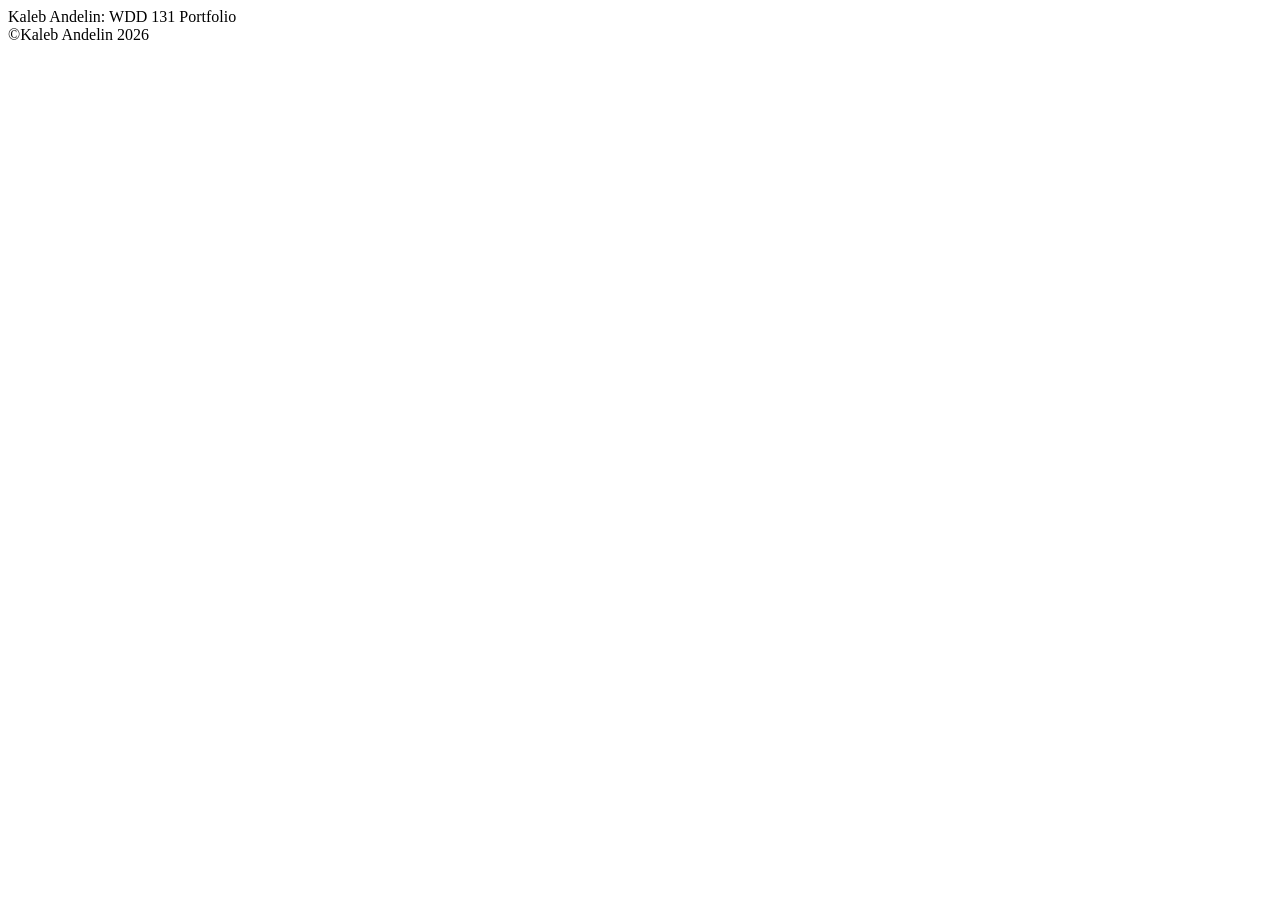
<file: index.html>
<!DOCTYPE html>
<html lang="en">
<head>
    <meta charset="UTF-8">
    <meta name="viewport" content="width=device-width, initial-scale=1.0">
    <meta name="description" content="Kaleb Andelin's portfolio for wdd131">
    <meta name="author" content="Kaleb Andelin">
    <title>Portfolio - Kaleb Andelin wdd131</title>
    <link rel="stylesheet" href="style.css">
</head>
<body>
    <header>Kaleb Andelin: WDD 131 Portfolio</header>
    <main></main>
    <footer>&copy;Kaleb Andelin 2026</footer> 
</body>
</html>
</file>
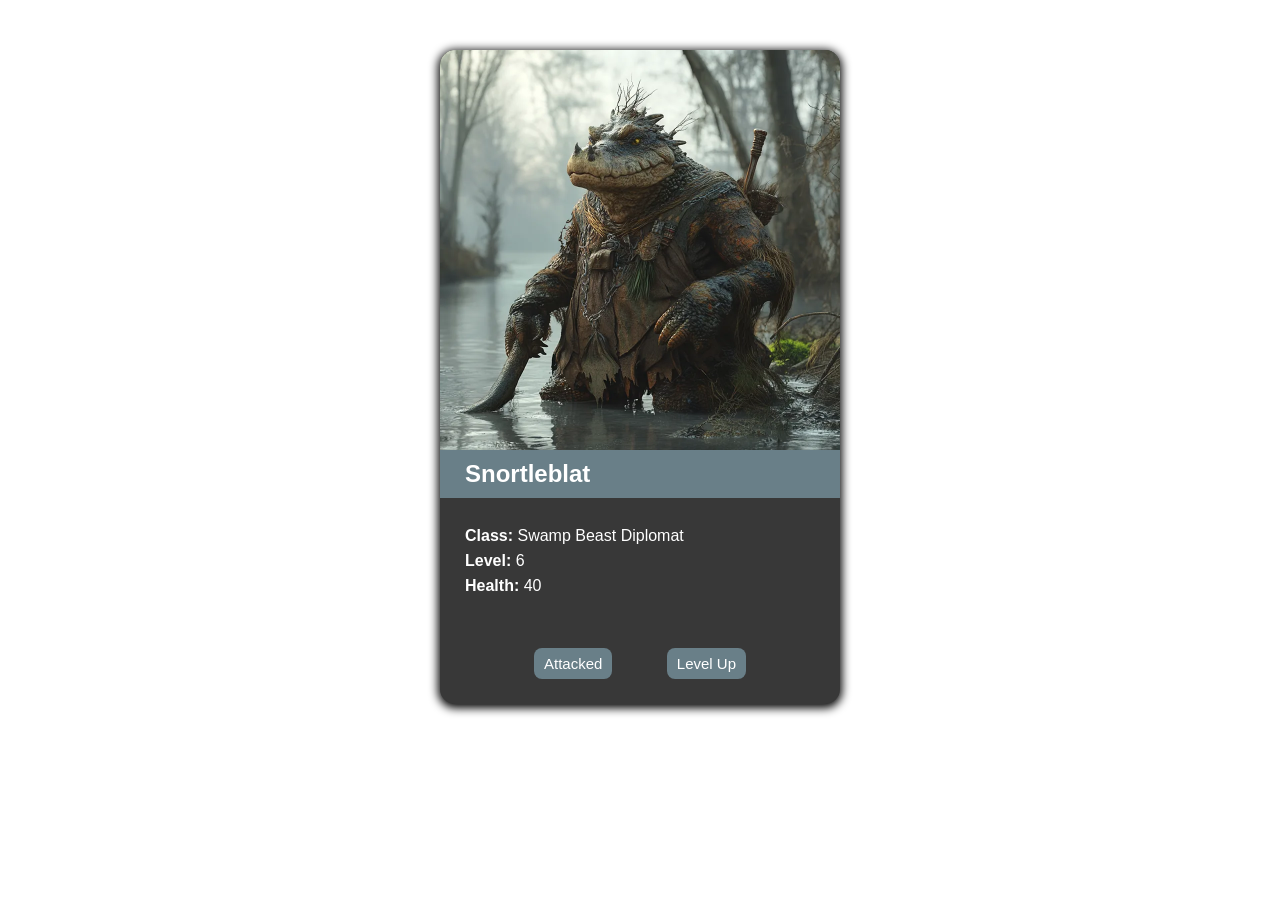
<file: charactercard/index.html>
<!DOCTYPE html>
<html lang="en">
<head>
    <meta charset="UTF-8">
    <meta name="viewport" content="width=device-width, initial-scale=1.0">
    <title>Character Card</title>

    <!-- Open Graph (Facebook, LinkedIn, etc.) -->
    <meta property="og:type" content="website">
    <meta property="og:title" content="Character Card">
    <meta property="og:description" content="Fight. Win. Level up your character.">
    <meta property="og:url" content="https://kaleb-me.github.io/wdd131/charactercard/index.html">
    <meta property="og:image" content="https://kaleb-me.github.io/wdd131/charactercard/snortleblat.png">

    <!-- Twitter Card -->
    <meta name="twitter:card" content="Swamp Creature Character Card">
    <meta name="twitter:title" content="Character Card">
    <meta name="twitter:description" content="Fight. Win. Level up your character.">
    <meta name="twitter:image" content="https://kaleb-me.github.io/wdd131/charactercard/snortleblat.png">

    <!-- One favicon (ICO works everywhere) -->
    <link rel="icon" href="/favicon.ico">

    <!-- One Apple Touch Icon (iOS home screen) -->
    <link rel="apple-touch-icon" href="./snortleblat.png">

    <link rel="stylesheet" href="style.css">
    <script src="script.js" defer></script>

</head>
<body>
    <section id="charCard">
    </section>
</body>
</html>
</file>
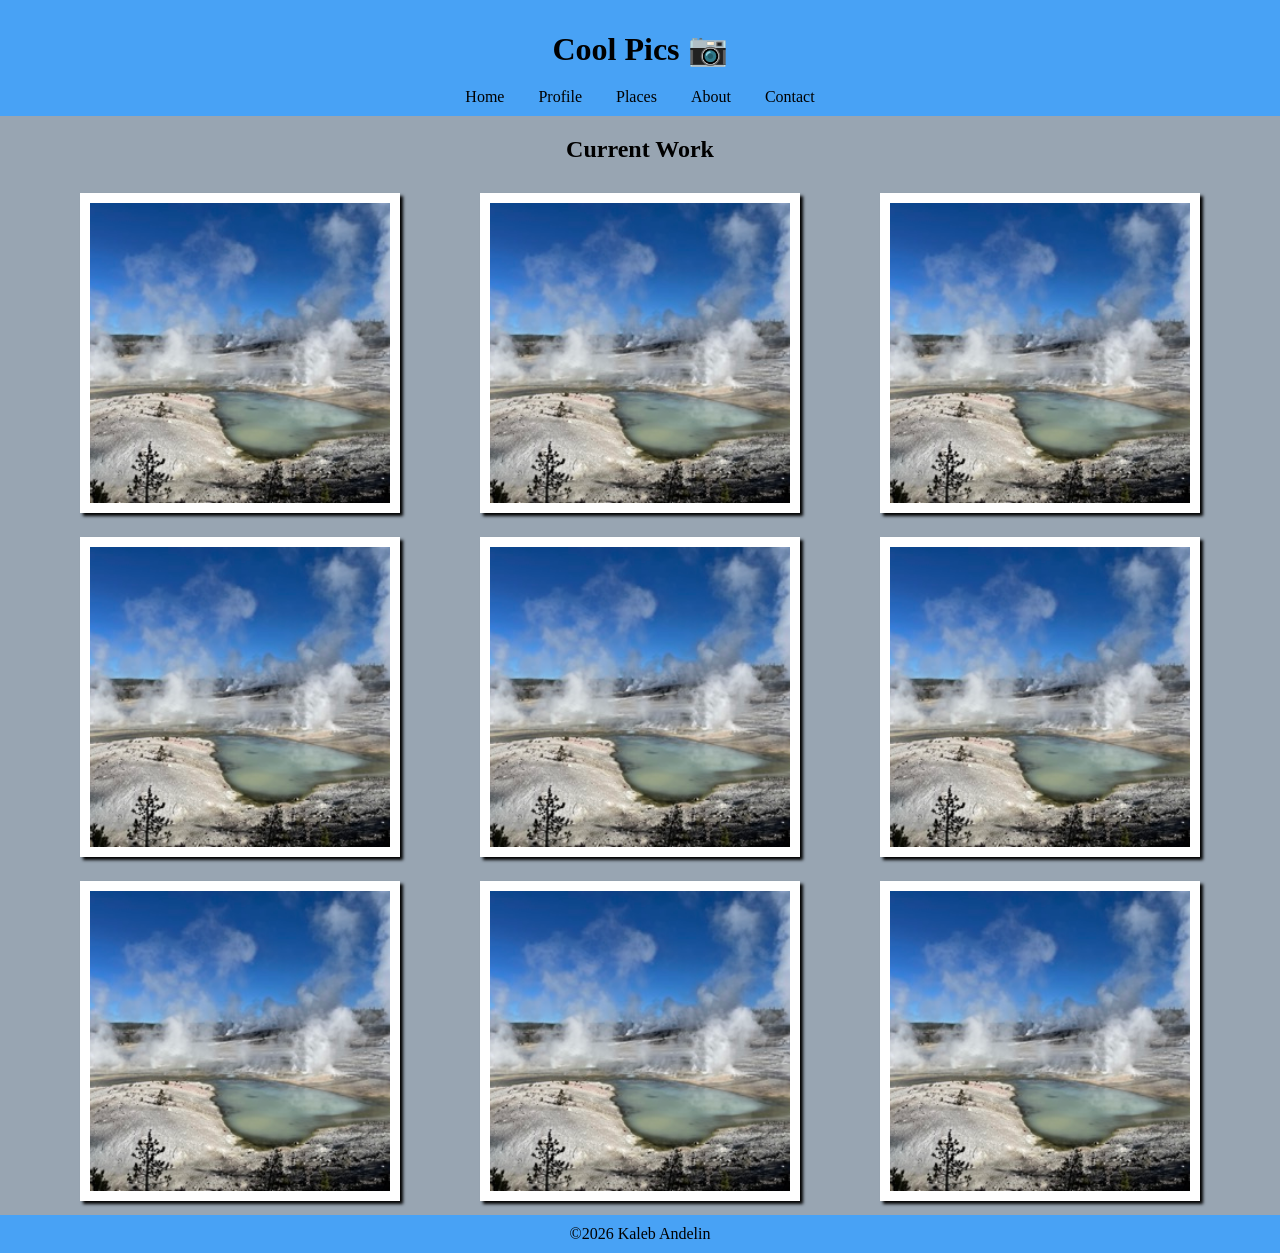
<file: coolpics/index.html>
<!DOCTYPE html>
<html lang="en">
<head>
    <meta charset="UTF-8">
    <meta name="viewport" content="width=device-width, initial-scale=1.0">
    <title>📷 Coolpics 📷</title>
    <link rel="stylesheet" href="style.css">
    <script src="script.js" defer></script>
</head>
<body>
    <header>
        <h1>Cool Pics 📷</h1>
        <button class="menu-btn">
            <div class="bar1"></div>
            <div class="bar2"></div>
            <div class="bar3"></div>
        </button>
        <nav class="hide">
            <a href="#">Home</a>
            <a href="#">Profile</a>
            <a href="#">Places</a>
            <a href="#">About</a>
            <a href="#">Contact</a>
        </nav>
    </header>
    <main>
        <h2>Current Work</h2>
        <section class="photos">
            <figure>
                <img src="norris-sm.jpg" alt="A natural hot spring">
            </figure>
            <figure>
                <img src="norris-sm.jpg" alt="A natural hot spring">
            </figure>
            <figure>
                <img src="norris-sm.jpg" alt="A natural hot spring">
            </figure>
            <figure>
                <img src="norris-sm.jpg" alt="A natural hot spring">
            </figure>
            <figure>
                <img src="norris-sm.jpg" alt="A natural hot spring">
            </figure>
            <figure>
                <img src="norris-sm.jpg" alt="A natural hot spring">
            </figure>
            <figure>
                <img src="norris-sm.jpg" alt="A natural hot spring">
            </figure>
            <figure>
                <img src="norris-sm.jpg" alt="A natural hot spring">
            </figure>
            <figure>
                <img src="norris-sm.jpg" alt="A natural hot spring">
            </figure>
        </section>
    </main>
    <dialog>
        <img>
        <button class="close-viewer">X</button>
    </dialog>
    <footer>
        <p>&copy;2026 Kaleb Andelin</p>
    </footer>
    
</body>
</html>
</file>
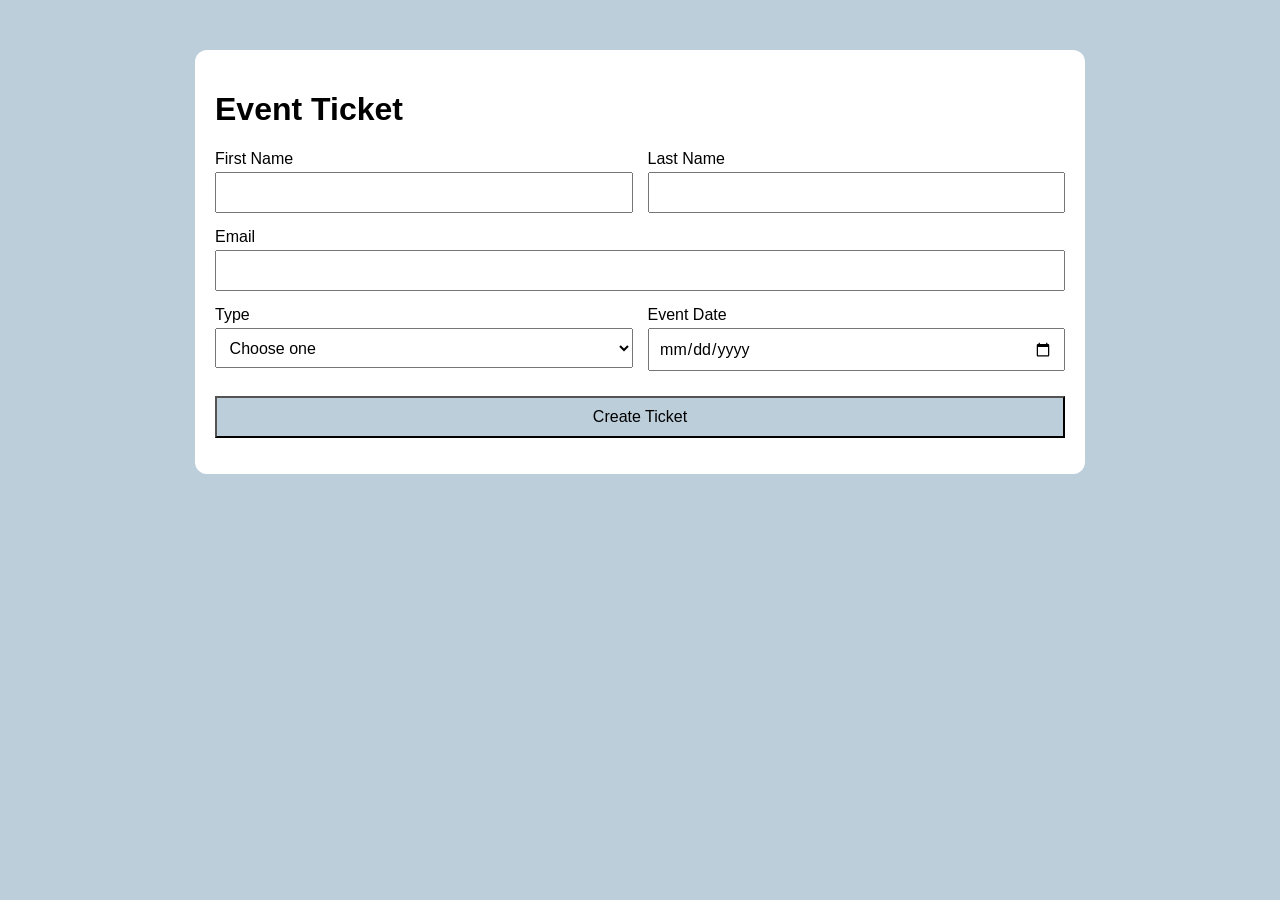
<file: eventform/index.html>
<!DOCTYPE html>
<html lang="en">
<head>
  <meta charset="UTF-8" />
  <meta name="viewport" content="width=device-width, initial-scale=1.0" />
  <title>Event Ticket Form</title>
  <link rel="icon" href="favicon.ico">
  <link rel="stylesheet" href="style.css" />
  <script src="script.js" defer></script>
  <link rel="icon" type="image/png" href="favicon.ico">
</head>
<body>
  <main class="wrapper">
    <h1>Event Ticket</h1>

    <form id="eventForm">
      <div class="field">
        <label for="firstName">First Name</label>
        <input id="firstName" name="firstName" type="text" required />
      </div>

      <div class="field">
        <label for="lastName">Last Name</label>
        <input id="lastName" name="lastName" type="text" required />
      </div>

      <div class="field full">
        <label for="email">Email</label>
        <input id="email" name="email" type="email" required />
      </div>

      <div class="field">
        <label for="type">Type</label>
        <select
          id="type"
          name="type"
          aria-controls="type"
          required
        >
          <option value="">Choose one</option>
          <option value="student">Student</option>
          <option value="guest">Guest</option>
        </select>
      </div>

      <div class="field">
        <label for="eventDate">Event Date</label>
        <input id="eventDate" name="eventDate" type="date" required />
      </div>

      <div id="verifyContainer" class="field full" hidden>
        <label for="verify"></label>
        <input id="verify" name="verify" type="number" />
      </div>

      <button class="full" type="submit">Create Ticket</button>
    </form>

    <section id="output" aria-live="polite"></section>
  </main>
</body>
</html>
</file>
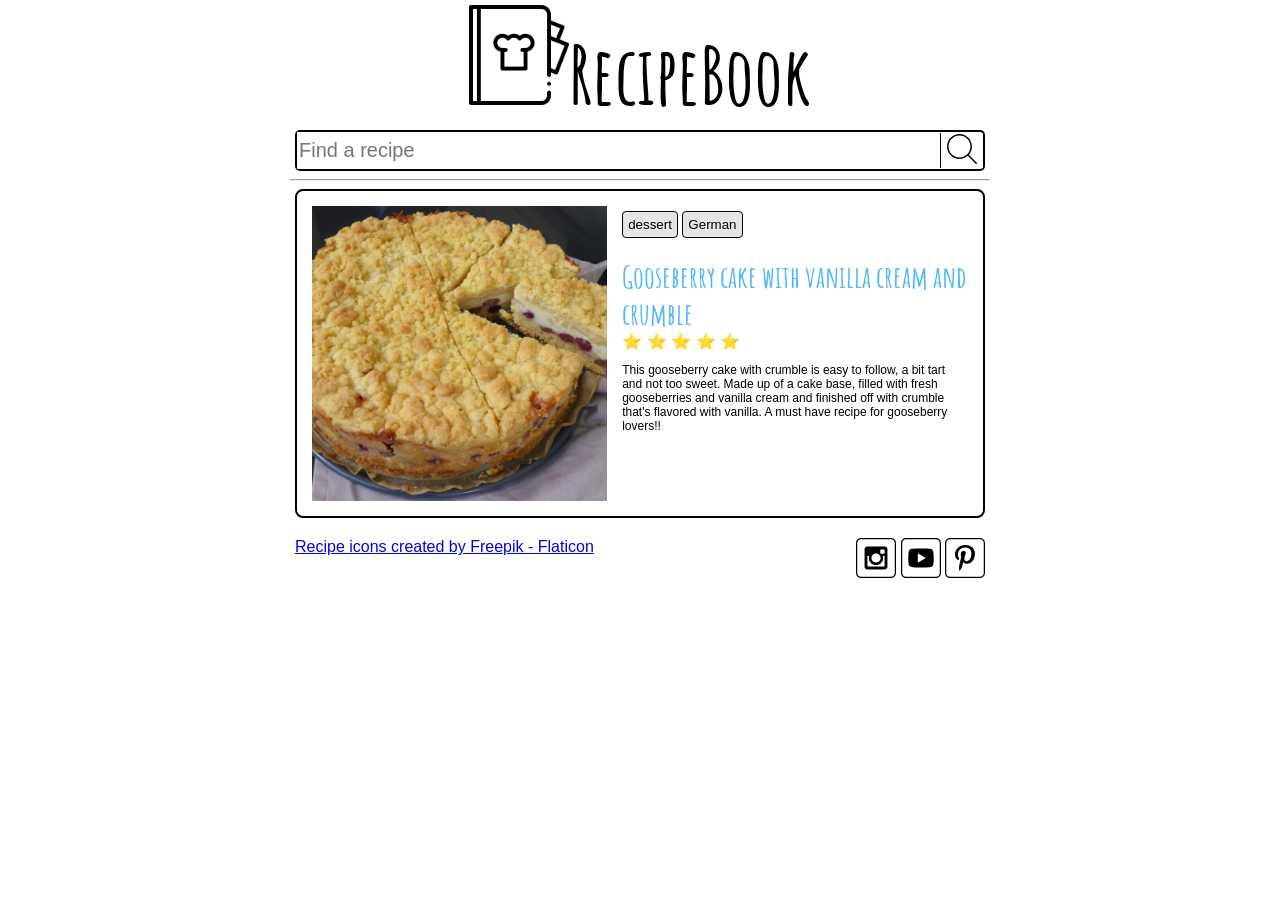
<file: recipes/index.html>
<!DOCTYPE html>
<html lang="en">
<head>
    <meta charset="UTF-8">
    <meta name="viewport" content="width=device-width, initial-scale=1.0">
    <title>RecipeBook</title>
    <link rel="stylesheet" href="style.css">
    <link rel="preconnect" href="https://fonts.googleapis.com">
    <link rel="preconnect" href="https://fonts.gstatic.com" crossorigin>
    <link href="https://fonts.googleapis.com/css2?family=Amatic+SC:wght@400;700&family=Inter:ital,opsz,wght@0,14..32,100..900;1,14..32,100..900&display=swap"
     rel="stylesheet">
     <script src="script.js" defer></script>

    <!-- Open Graph (Facebook, LinkedIn, etc.) -->
    <meta property="og:type" content="website">
    <meta property="og:title" content="RecipeBook">
    <meta property="og:description" content="A recipe book full of my favorite foods">
    <meta property="og:url" content="kaleb-me.github.io/wdd131/recipes/index.html">
    <meta property="og:image" content="./images/apple-crisp.jpg">

    <!-- X Card -->
    <meta name="twitter:card" content="Social Preview Image">
    <meta name="twitter:title" content="RecipeBook">
    <meta name="twitter:description" content="A recipe book full of my favorite foods">
    <meta name="twitter:image" content="./images/apple-crisp.jpg">

    <!-- One favicon (ICO works everywhere) -->
    <link rel="icon" href="./images/recipe-book.ico">

    <!-- One Apple Touch Icon (iOS home screen) -->
    <link rel="apple-touch-icon" href="images/recipe-book.png">

</head>
<body>
    <header>
        <div class="title">
            <img src="images/recipe-book.png" alt="recipe book logo">
            <h1>RecipeBook</h1>
        </div>
        
        <nav>
            <div class="search">
                <input id="searchbar" name="searchbar" type="text" placeholder="Find a recipe"/>
                <button class="searchButton"><img src="images/search.svg" alt="magnifying glass icon"></button>
            </div>
        </nav>
    </header>
    <hr>
    <main class="recipe-card-container">
    </main>
    <footer>                            
        <div class="social">
        <!-- Social media icons provided under CC from https://www.iconfinder.com/AlfredoCreates  -->
        <a href="#"><img src="images/instagram_icon.svg" alt="instagram icon"></a>
        <a href="#"><img src="images/youtube_icon.svg" alt="youtube icon"></a>
        <a href="#"><img src="images/pinterest_icon.svg" alt="pinterest icon"></a>
        </div>              
        <a href="https://www.flaticon.com/free-icons/recipe" title="recipe icons">Recipe icons created by Freepik - Flaticon</a>    
    </footer>
</body>
</html>
</file>
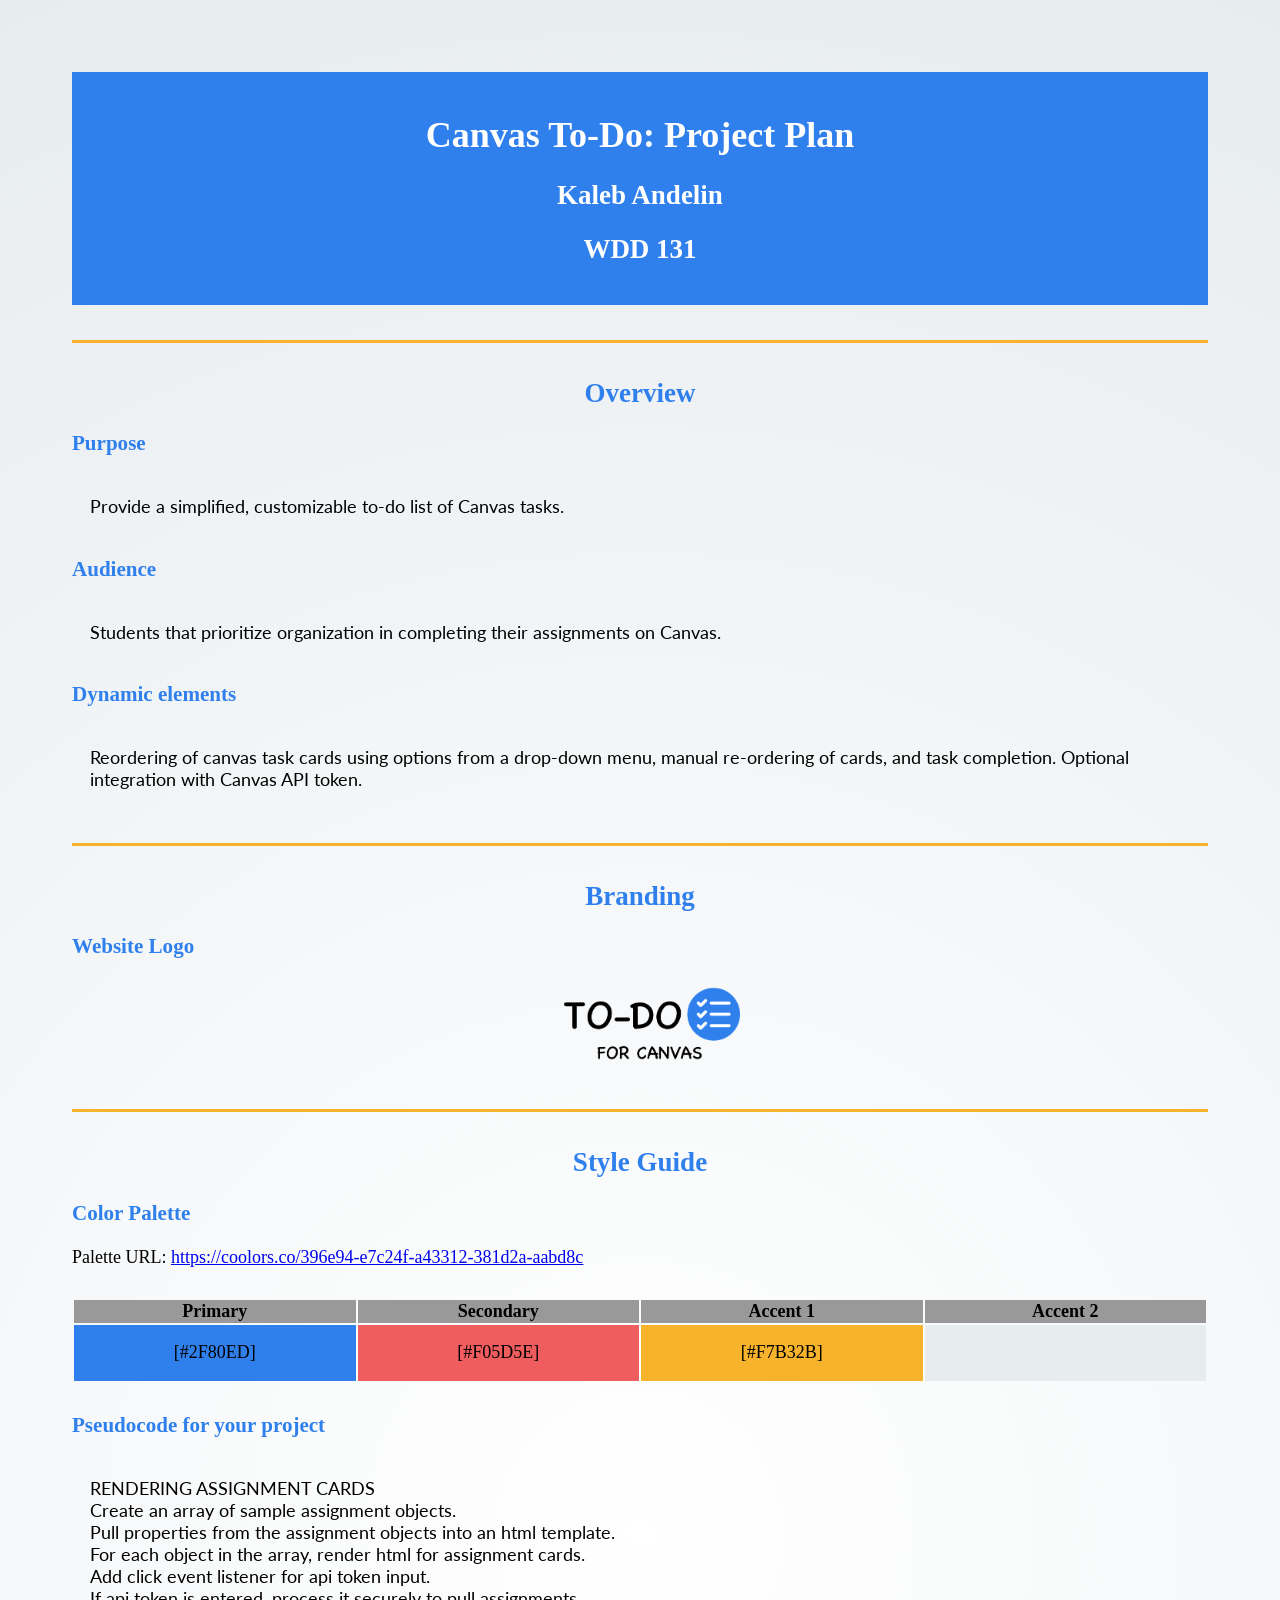
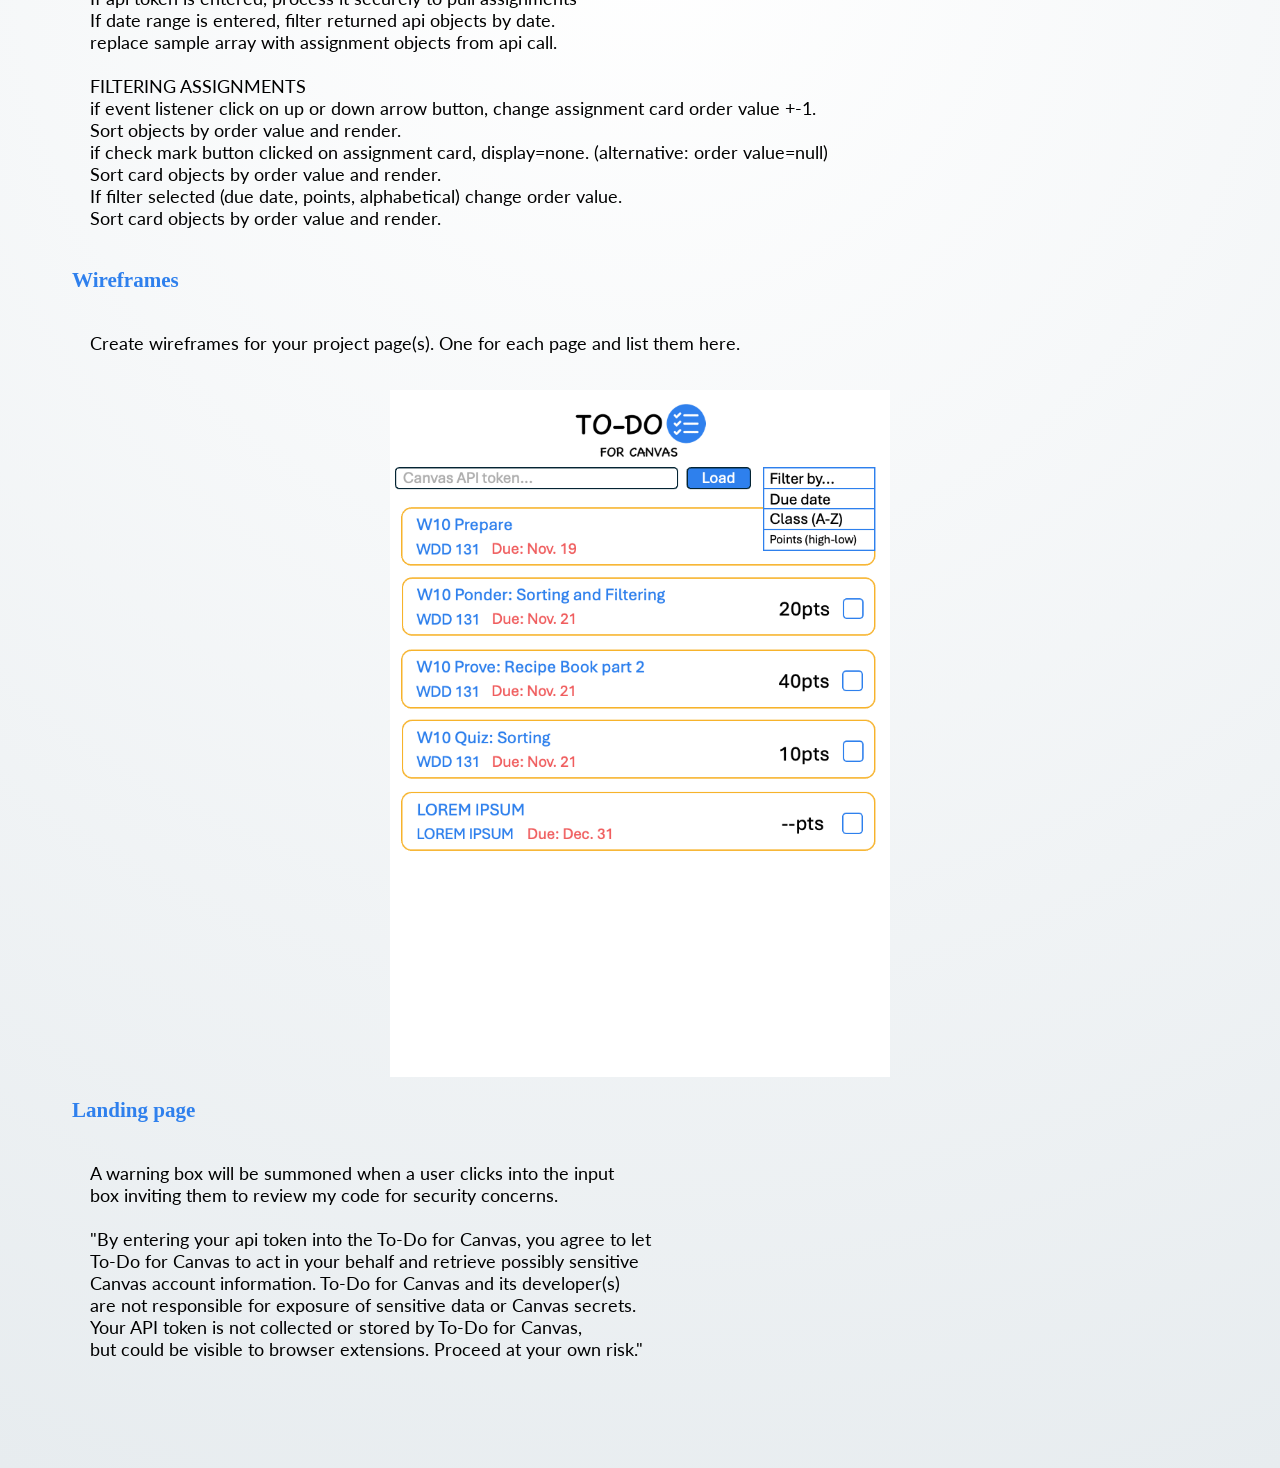
<file: canvas-todo/app-plan.html>
<!DOCTYPE html>
<!-- saved from url=(0063)https://wddbyui.github.io/wdd131/prove/prove_wk11_template.html -->
<html lang="en-us"><head><meta http-equiv="Content-Type" content="text/html; charset=UTF-8">
		
		<title>Canvas To-Do Site Plan</title>
		<link type="text/css" rel="stylesheet" href="./styles/app-plan.css">
	</head>

	<body>
		<header>
			<h1>Canvas To-Do: Project Plan</h1>
			<h2>Kaleb Andelin</h2>
			<h2>WDD 131</h2>
			<!-- In the header above, add the name or your site, your name and class number. For example if you are in section 3 you would put WDD 131.03 -->
		</header>
		<main>
			
			<hr>
			<h2>Overview</h2>
			<h3>Purpose</h3>
			<p>Provide a simplified, customizable to-do list of Canvas tasks.</p>
			<!-- change this -->

			<h3>Audience</h3>
			<p>Students that prioritize organization in completing their assignments on Canvas.</p>
			<!-- change this -->

			<h3>Dynamic elements</h3>
			<p>Reordering of canvas task cards using options from a drop-down menu, 
                manual re-ordering of cards, and task completion. Optional integration with Canvas API token.</p>
			<!-- change this -->

			<hr>
			<h2>Branding</h2>
			<h3>Website Logo</h3>
			<!-- Replace this with some sort of logo for your site.  A logo can be as simple as the name of your site in a nice font :) -->
			<img id="logo" src="./images/todoForCanvas.png" alt="Logo image">
			<hr>
			<h2>Style Guide</h2>

			<h3>Color Palette</h3>
			<!--  The colors you choose for a website are one of the most important decisions you will make. Follow the instructions on the activity in iLearn then return and replace the color codes below with the hex color codes (the 6 digit numbers that show at the bottom of each color) for the colors you have chosen below.  You should have at least 2 colors but do not have to fill in all 4 if you do not need them.  -->

			<!-- Copy and paste the URL to your finished palette below Make sure to paste it into both spots -->
			Palette URL:
			<a href="https://coolors.co/396e94-e7c24f-a43312-381d2a-aabd8c" target="_blank">https://coolors.co/396e94-e7c24f-a43312-381d2a-aabd8c</a>

			<table class="colors">
				<tbody>
					<tr>
						<th>Primary</th>
						<th>Secondary</th>
						<th>Accent 1</th>
						<th>Accent 2</th>
					</tr>
					<!-- Replace the numbers in the boxes below with your hex color codes. Then switch to the site-plan.css file and change your colors there as well. -->
					<tr>
						<td class="primary">[#2F80ED]</td>
						<td class="secondary">[#F05D5E]</td>
						<td class="accent1">[#F7B32B]</td>
						<td class="accent2"></td>
					</tr>
				</tbody>
			</table>

			

			<h3>Pseudocode for your project</h3>

			<p>
				RENDERING ASSIGNMENT CARDS<br>
				Create an array of sample assignment objects.<br>
				Pull properties from the assignment objects into an html template.<br>
				For each object in the array, render html for assignment cards.<br>
				Add click event listener for api token input.<br>
				If api token is entered, process it securely to pull assignments<br>
				If date range is entered, filter returned api objects by date.<br>
				replace sample array with assignment objects from api call.<br>
				<br>
				FILTERING ASSIGNMENTS<br>
				if event listener click on up or down arrow button, change assignment card order value +-1.<br>
				Sort objects by order value and render.<br>
				if check mark button clicked on assignment card, display=none. (alternative: order value=null)<br>
				Sort card objects by order value and render.<br>
				If filter selected (due date, points, alphabetical) change order value.<br>
				Sort card objects by order value and render.<br>
			</p>

			<h3>Wireframes</h3>
			<p>
				Create wireframes for your project page(s). One for each page and list them
				here. 
			</p>
			<img id="wireframe" src="images/todoWireframe.png" alt="webpage wireframe">

			<h3>Landing page</h3>
			<p>
				A warning box will be summoned when a user clicks into the input<br>
				box inviting them to review my code for security concerns.<br>
				<br>
				"By entering your api token into the To-Do for Canvas, you agree to let<br>
				To-Do for Canvas to act in your behalf and retrieve possibly sensitive<br>
				Canvas account information. To-Do for Canvas and its developer(s)<br>
				are not responsible for exposure of sensitive data or Canvas secrets.<br>
				Your API token is not collected or stored by To-Do for Canvas,<br>
				but could be visible to browser extensions. Proceed at your own risk."<br>
			</p>

		</main>
	

</body></html>
</file>
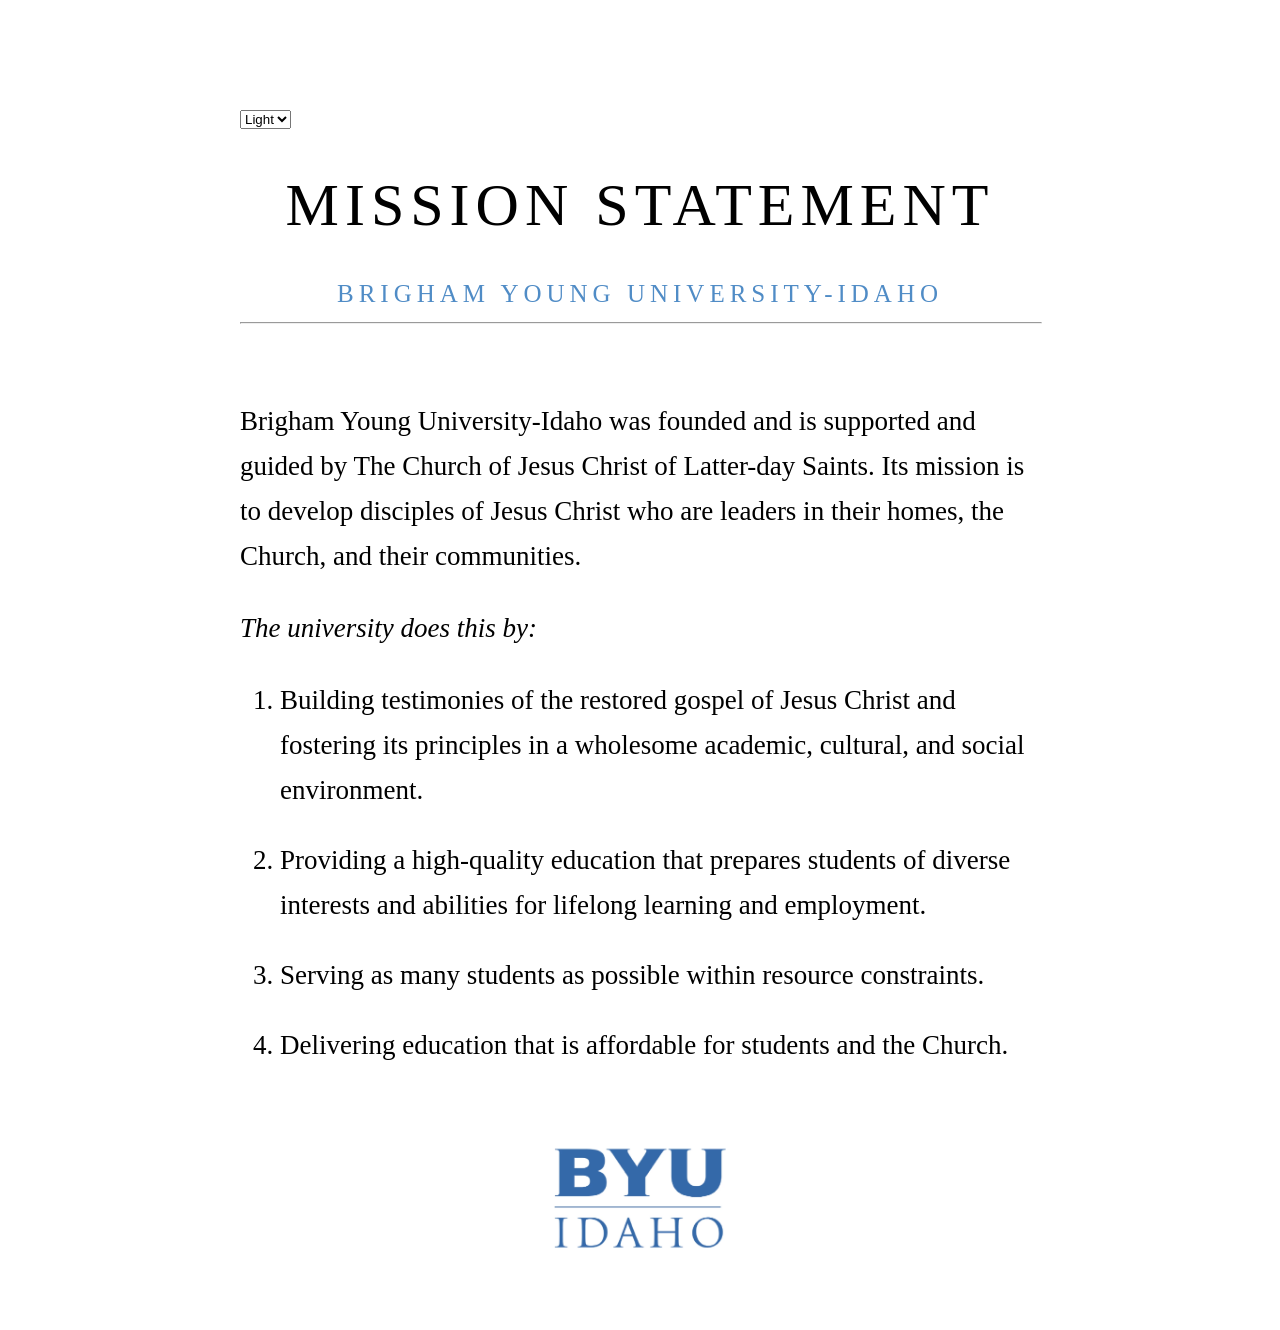
<file: mission/mission.html>
<!DOCTYPE html>
<html lang="en">
<head>
    <meta charset="UTF-8">
    <meta name="viewport" content="width=device-width, initial-scale=1.0">
    <meta name="description" content="BYU-Idaho Mission Statement">
    <meta name="author" content="Kaleb Andelin 2026">
    <link rel="stylesheet" href="mission.css">
    <title>BYU-Idaho Mission Statement</title>
    <script src="mission.js" defer></script>
</head>

<body>


<select>
    <option value="light">Light</option>
    <option value="dark">Dark</option>
</select>              
                    
    <div id="title">
        <h1>MISSION STATEMENT</h1>
        <h2>BRIGHAM YOUNG UNIVERSITY-IDAHO</h2>
        <hr>
    </div>
    <div id="statement">
        <p>Brigham Young University-Idaho was founded and is supported and guided by The Church of Jesus Christ of Latter-day Saints. Its mission is to develop disciples of Jesus Christ who are leaders in their homes, the Church, and their communities.</p>
        <p class="italic">The university does this by:</p>
        <ul>
            <li>Building testimonies of the restored gospel of Jesus Christ and fostering its principles in a wholesome academic, cultural, and social environment.</li>
            <li>Providing a high-quality education that prepares students of diverse interests and abilities for lifelong learning and employment.</li>
            <li>Serving as many students as possible within resource constraints.</li>
            <li>Delivering education that is affordable for students and the Church.</li>
        </ul>
    </div>
    <div id="logo">
        <img src="byui-logo-blue.webp" alt="BYU-Idaho logo">
    </div>
</body>
</html>
</file>
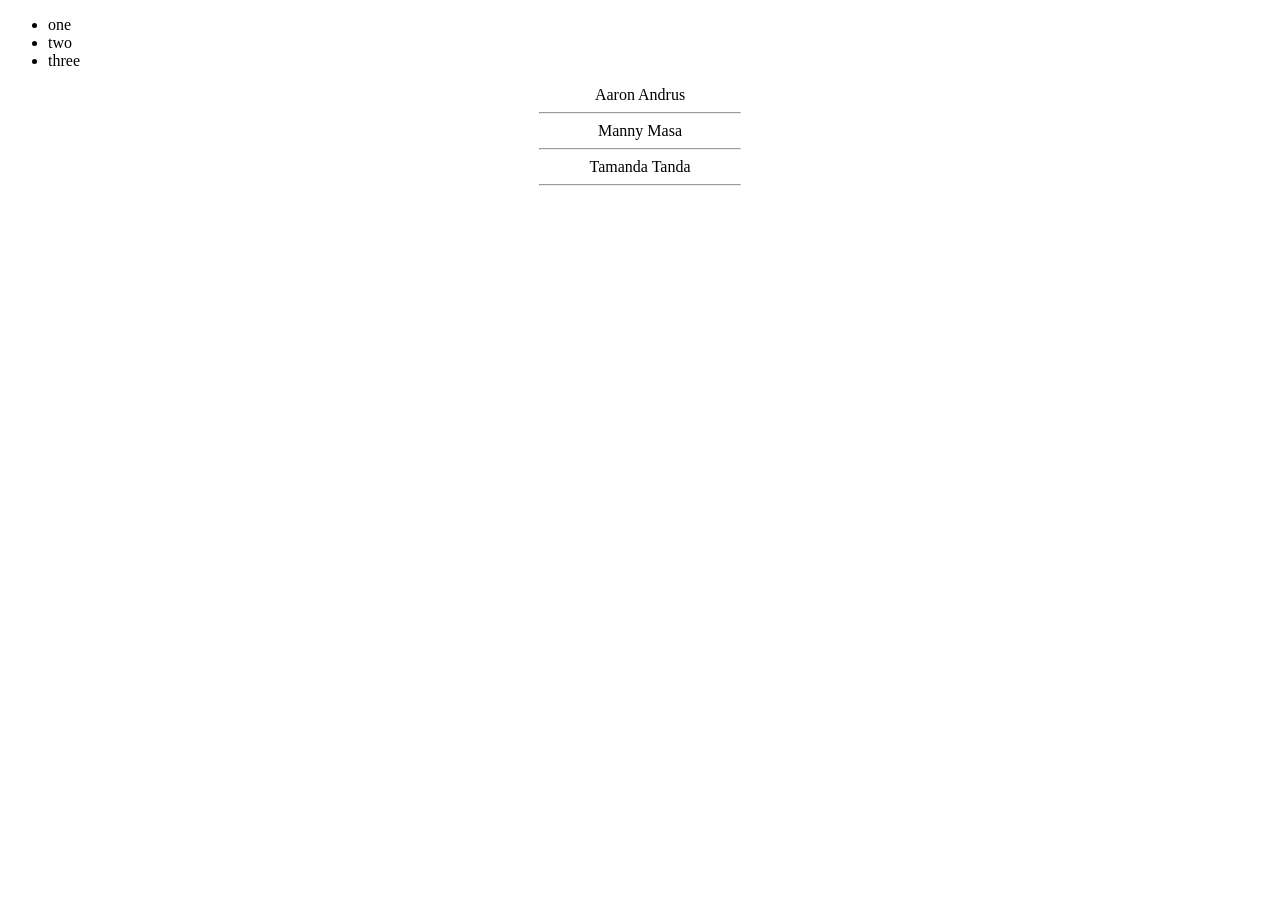
<file: ponder/arrays.html>
<!DOCTYPE html>
<html lang="en">
<head>
    <meta charset="UTF-8">
    <meta name="viewport" content="width=device-width, initial-scale=1.0">
    <title>Array Methods</title>
    <script src="arrays.js" defer></script>
    <style>
        .format {
            text-align: center;
        }
        hr {
            width: 200px;
        }
    </style>
</head>
<body>
    <ul id="myList"></ul>

    <div id="studentContainer"></div>
</body>
</html>
</file>
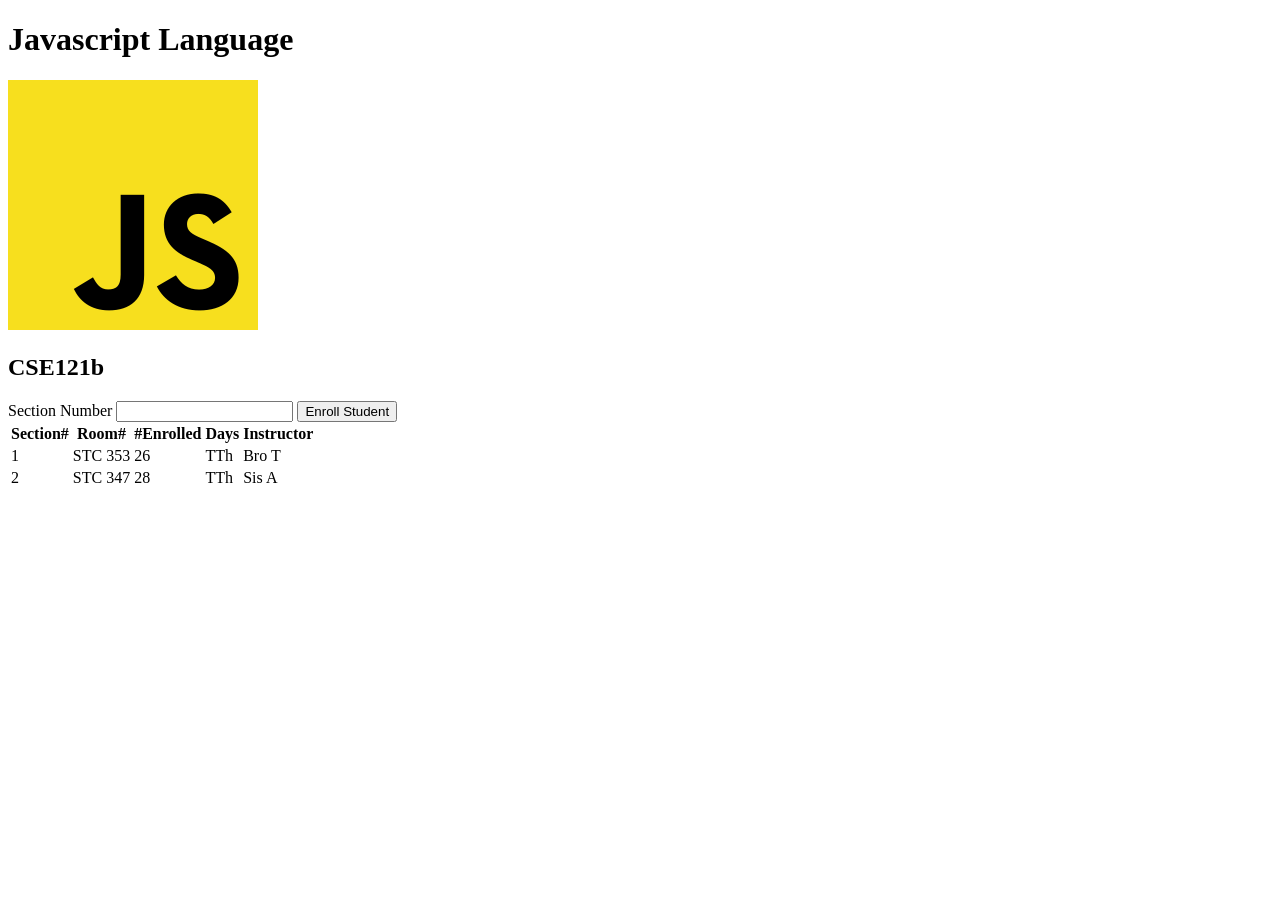
<file: ponder/courses.html>
<!DOCTYPE html>
<html lang="en">
<head>
    <meta charset="UTF-8">
    <meta name="viewport" content="width=device-width, initial-scale=1.0">
    <title>JS Objects</title>
    <script src="courses.js" defer></script>
</head>
<body>
    <h1 id="courseName"></h1>
    <img src="" alt="">
    <h2 id="courseCode"></h2>
    <label for="sectionNumber">Section Number</label>
    <input id="sectionNumber" />
    <button id="enrollStudent">Enroll Student</button>
    <table>
        <thead>
            <tr>
            <th>Section#</th>
            <th>Room#</th>
            <th>#Enrolled</th>
            <th>Days</th>
            <th>Instructor</th>
            </tr>
        </thead>
        <tbody id="sections"></tbody>
    </table> 
</body>
</html>
</file>
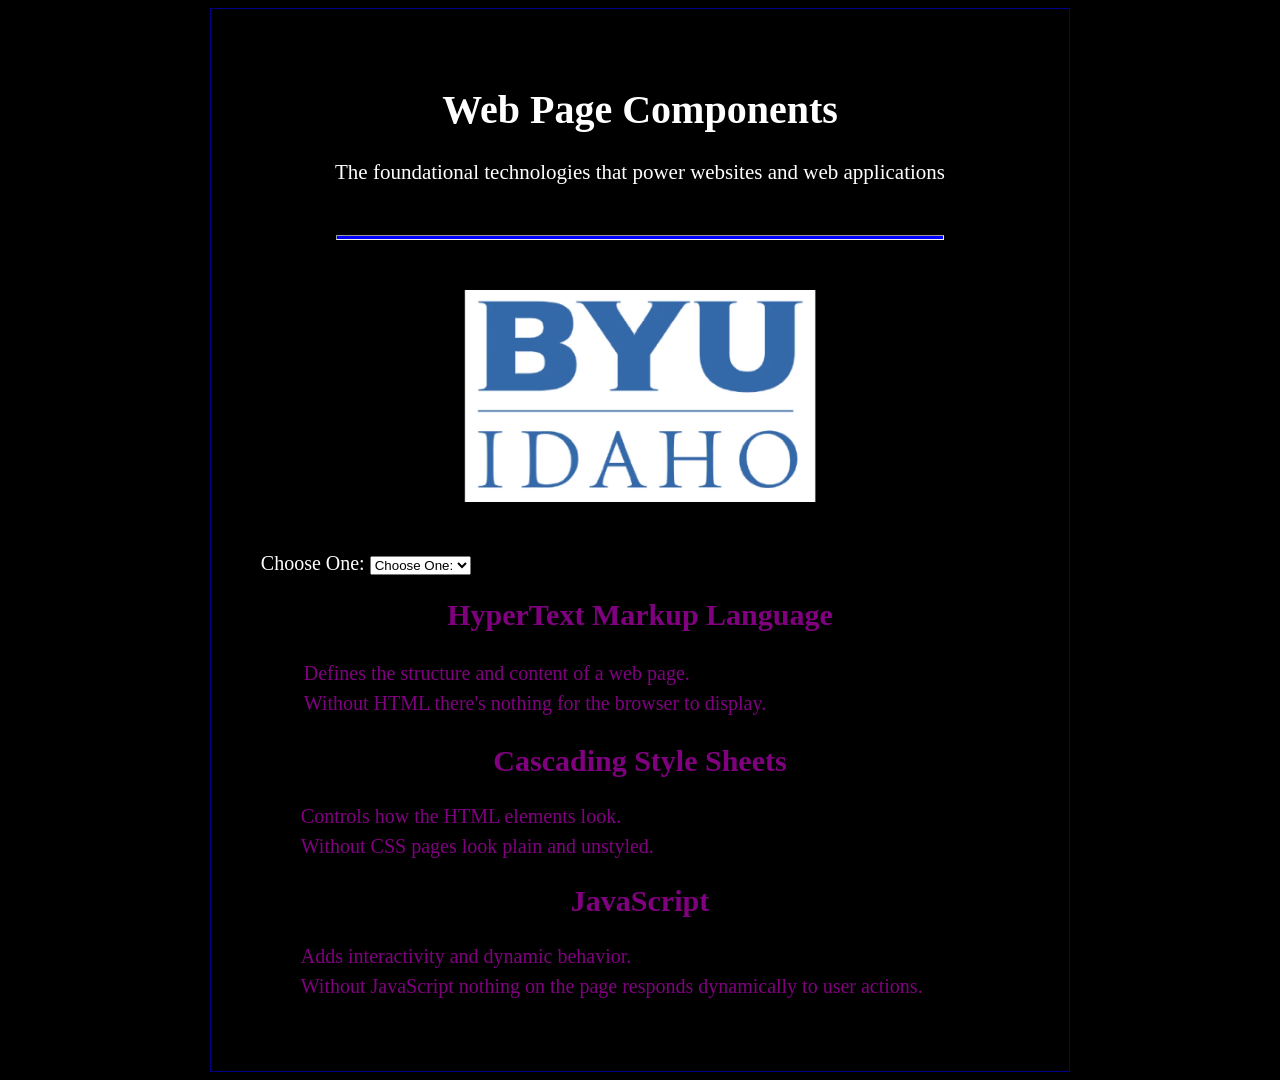
<file: ponder/dom.html>
<!DOCTYPE html>
<html lang="en">
<head>
    <meta charset="UTF-8">
    <meta name="viewport" content="width=device-width, initial-scale=1.0">
    <meta name="description" content="Week 1 ponder activity. CSS">
    <meta name="author" content="Kaleb Andelin">
    <title>Portfolio - Kaleb Andelin wdd131</title>
    <link rel="stylesheet" href="dom.css">
    <script src="dom.js" defer></script>
</head>

<body>
    <div id="content">
        <h1>HTML, CSS, and JS</h1>
        <p>The foundational technologies that power websites and web applications</p>
        <hr>
        <div id="logos"><img src="https://wddbyui.github.io/wdd131/images/trifecta.png" alt="JS, CSS, and HTML logos"></div>

        <label for="webdevlist">Choose One:</label>
        <select name="code" id="webdevlist">
            <option>Choose One:</option>
            <option value="html">HTML</option>
            <option value="css">CSS</option>
            <option value="js">JavaScript</option>
        </select>                   
            
        <div id="topics">
            <h2>HyperText Markup Language</h2>
            <ul class="list">
                <li>Defines the structure and content of a web page.</li>
                <li>Without HTML there's nothing for the browser to display.</li>
            </ul>
            <h2>Cascading Style Sheets</h2>
            <ul class="list">
                <li>Controls how the HTML elements look.</li>
                <li>Without CSS pages look plain and unstyled.</li>
            </ul>
            <h2>JavaScript</h2>
            <ul class="list">
                <li>Adds interactivity and dynamic behavior.</li>
                <li>Without JavaScript nothing on the page responds dynamically to user actions.</li>
            </ul>
        </div>
    </div>
</body>
</file>
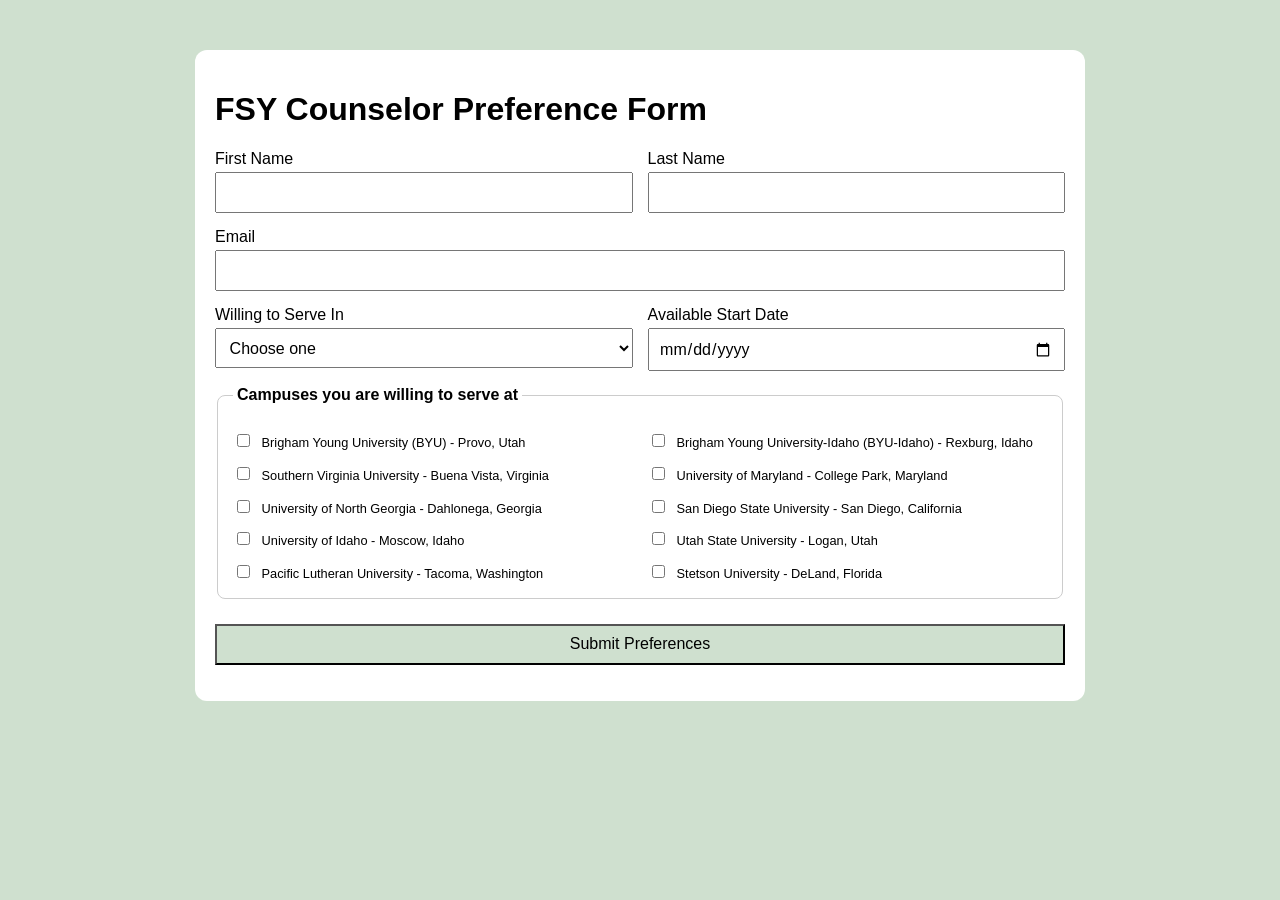
<file: ponder/form.html>
<!DOCTYPE html>
<html lang="en">
<head>
  <meta charset="UTF-8" />
  <meta name="viewport" content="width=device-width, initial-scale=1.0" />
  <title>FSY Counselor Preference Form</title>
  <link rel="icon" href="favicon.ico">
  <link rel="stylesheet" href="form.css" />
  <script src="form.js" defer></script>
</head>
<body>
  <main class="wrapper">
    <h1>FSY Counselor Preference Form</h1>

    <form id="fsyForm">
      <div class="field">
        <label for="firstName">First Name</label>
        <input id="firstName" name="firstName" type="text" required />
      </div>

      <div class="field">
        <label for="lastName">Last Name</label>
        <input id="lastName" name="lastName" type="text" required />
      </div>

      <div class="field full">
        <label for="email">Email</label>
        <input id="email" name="email" type="email" required />
      </div>

      <div class="field">
        <label for="travelRange">Willing to Serve In</label>
        <select
          id="travelRange"
          name="travelRange"
          aria-controls="notesContainer"
          required
        >
          <option value="">Choose one</option>
          <option value="one">One campus</option>
          <option value="many">Two or more campuses</option>
        </select>
      </div>

      <div class="field">
        <label for="availableDate">Available Start Date</label>
        <input id="availableDate" name="availableDate" type="date" required />
      </div>

      <fieldset class="full campus-group">
        <legend>Campuses you are willing to serve at</legend>

        <div class="campus-grid">
          <label><input type="checkbox" name="campus" value="BYU - Provo, Utah" /> Brigham Young University (BYU) - Provo, Utah</label>
          <label><input type="checkbox" name="campus" value="BYU-Idaho - Rexburg, Idaho" /> Brigham Young University-Idaho (BYU-Idaho) - Rexburg, Idaho</label>
          <label><input type="checkbox" name="campus" value="Southern Virginia University - Buena Vista, Virginia" /> Southern Virginia University - Buena Vista, Virginia</label>
          <label><input type="checkbox" name="campus" value="University of Maryland - College Park, Maryland" /> University of Maryland - College Park, Maryland</label>
          <label><input type="checkbox" name="campus" value="University of North Georgia - Dahlonega, Georgia" /> University of North Georgia - Dahlonega, Georgia</label>
          <label><input type="checkbox" name="campus" value="San Diego State University - San Diego, California" /> San Diego State University - San Diego, California</label>
          <label><input type="checkbox" name="campus" value="University of Idaho - Moscow, Idaho" /> University of Idaho - Moscow, Idaho</label>
          <label><input type="checkbox" name="campus" value="Utah State University - Logan, Utah" /> Utah State University - Logan, Utah</label>
          <label><input type="checkbox" name="campus" value="Pacific Lutheran University - Tacoma, Washington" /> Pacific Lutheran University - Tacoma, Washington</label>
          <label><input type="checkbox" name="campus" value="Stetson University - DeLand, Florida" /> Stetson University - DeLand, Florida</label>
        </div>
      </fieldset>

      <div id="notesContainer" class="field full" hidden>
        <label for="notes">Travel Notes</label>
        <input id="notes" name="notes" type="text" />
      </div>

      <button class="full" type="submit">Submit Preferences</button>
    </form>

    <section id="output" aria-live="polite"></section>
  </main>
</body>
</html>
</file>
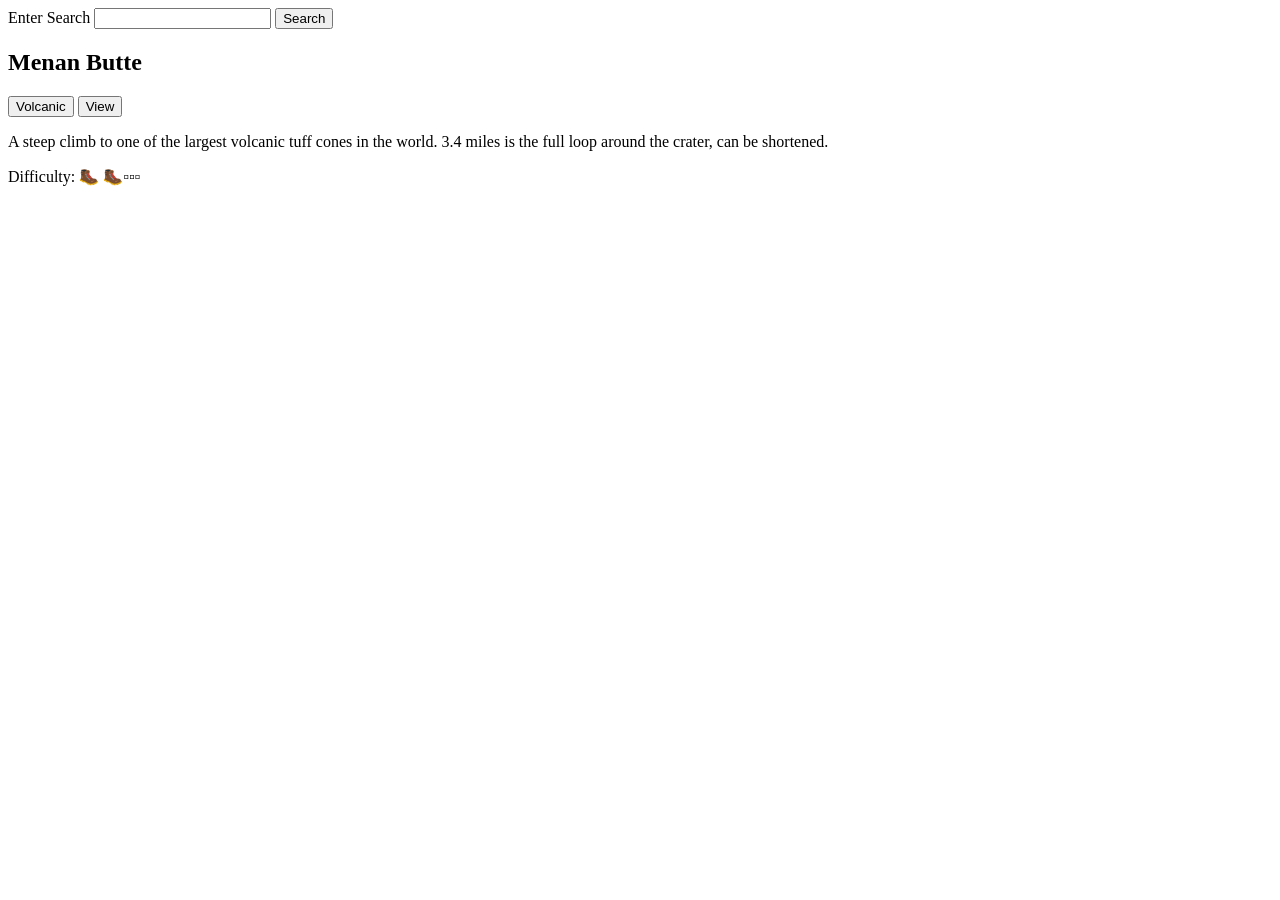
<file: ponder/hikes.html>
<!DOCTYPE html>
<html>
  <head>
    <title>Sorting Activities</title>
    <script defer src="hikes.js"></script>
  </head>
  <body>
    <label for="search">Enter Search</label>
    <input id="search" type="text">
    <button>Search</button>
    <div id="hike-container">
    </div>
  </body>
</html>
</file>
<file: style.css>
/* yuh */
</file>
<file: charactercard/style.css>
* {
    box-sizing: border-box;
    margin: 0 auto;
}

body {
    color: #697f88;
    font-family:'Trebuchet MS', 'Lucida Sans Unicode', 'Lucida Grande', 'Lucida Sans', Arial, sans-serif
}

#charCard {

    width: 400px;
    background-color: #383838;
    box-shadow: black 0px 2px 10px 2px;
    border-radius: 15px;
    margin-top: 50px;
    text-align: center;
    overflow: hidden;
}

img {
    display: block;
    width: 100%;
    height: 100%;
    object-fit: cover;
}

h1 {
    background-color: #697f88;
    color: white;
    padding: 10px;
    padding-left: 25px;
    text-align: left;
}

#charStats {
    color: white;
    text-align: left;
    padding: 25px;
    line-height: 25px;
}


button {
    margin: 25px;
    color: white;
    font-size: 15px;
    background-color: #697f88;
    border: none;
    border-radius: 8px;
    padding: 7px 10px 7px 10px;
    cursor: pointer;
}

button:hover {
    background-color: #536166;
}
</file>
<file: coolpics/style.css>
*{
    margin: 0 auto;
    padding: 0;
}

body {
    text-align: center;
    font-family:'Lucida Sans', 'Lucida Sans Regular';
}

header, footer {
    background-color: rgb(72, 162, 245);
    padding: 10px 0 10px 0;
}

h1, h2 {
    padding: 20px;
}

nav a {
    padding: 15px;
    color: black;
    display: block;
    text-align: center;
    text-decoration: none;
    border-top: 1px solid grey;
}

.hide {
    display: none;
}

.bar1, .bar2, .bar3 {
    width: 30px;
    height: 4px;
    background-color: black;
    margin: 5px 0;
}

.change .bar1 {
    transform: translate(0,9px) rotate(-45deg);
}

.change .bar2 {opacity: 0;}

.change .bar3 {
    transform: translate(0, -9px) rotate(45deg);
}

main {
    background-color: rgb(152, 165, 178);
}

.photos {
    max-width: 1200px;
    display: grid;
    justify-items: center;
    grid-template-columns: 1fr;
}

figure img {
  width: 300px;
  height: 300px;
  object-fit: cover;
  border: 10px solid white;
  box-shadow: 3px 3px 3px;
  margin: 10px;
}

dialog img {
    width: 90%;
    display: block;
    margin: 20vh auto;
}
dialog {
    width: 100%;
    height: 100%;
    background-color: rgba(0,0,0,.75);
    border: none;
    align-self: center;
}
.close-viewer {
    position: absolute;
    top: 10vh;
    right: 2vh;
    padding: 3px 6px;
    font-size: 1.5em;
}

@media screen and (min-width: 700px) {
    .photos {
        grid-template-columns: 1fr 1fr;
    }
}
@media screen and (min-width: 1050px) {
    
    .menu-btn {
        display: none;
    }

    nav a {
        display: inline;
        border-top: none;
    }
    .photos {
        grid-template-columns: 1fr 1fr 1fr;
    }

    .hide {
        display: block;
    }

}
</file>
<file: eventform/style.css>
body {
  font-family: Arial, sans-serif;
  background:  #bcceda;
  margin: 0;
}

.wrapper {
  max-width: 850px;
  margin: 50px auto;
  padding: 20px;
  background: white;
  border-radius: 12px;
}

form {
  display: grid;
  grid-template-columns: 1fr 1fr;
  gap: 15px;
}

.field {
  display: flex;
  flex-direction: column;
  gap: 0.25rem;
}

.full {
  grid-column: 1 / 3;
}

input,
select,
button {
  padding: 0.6rem;
  font: inherit;
}

button {
  background: #bcceda;
  transition: background 0.5s ease;
  margin-top: 10px;
}

button:hover {
  background: #cfdfeb;
}

#verifyContainer[hidden] {
  display: none;
}

#output {
  margin-top: 1rem;
  font-weight: bold;
}
</file>
<file: recipes/style.css>
body {
    display: block;
    margin: auto;
    max-width: 700px;
    font-family:Verdana, Geneva, Tahoma, sans-serif
}

.title {
    display: flex;
    flex-direction: row;
    justify-content: center;
    font-family: "Amatic SC";
    font-size: 40px;
    align-items: baseline;
    margin-top: 5px;
}

.title img {
    max-width: 100px;
}

h1 {
    margin: 0;
}

nav {
    display: flex;
    justify-content: center;
    align-items: baseline;
    margin: 5px;
}

.search {
    display: flex;
    justify-content: space-between;
    align-items: center;
    border: black solid 2px;
    border-radius: 5px;
    flex: 1 1 400px;
}

#searchbar {
    width: 100%;
    /* max-width: 100%; */
    height: 35px;
    border: none;
    font-size: 20px;
}

.searchButton {
    border: none;
    border-left: 1px black solid;
    background-color: white;
}

.searchButton:hover {
    background-color: rgb(230, 230, 230);

}

nav img {
    max-width: 30px;
    object-fit: cover;
}

.recipe-card {
    display: flex;
    flex-direction: column;
    border: black solid 2px;
    border-radius: 8px;
    margin: 5px;
    padding: 15px;
}

.recipe-card img {
    max-width: 100%;
}

.review {
    display: flex;
    flex-direction: column;
}

.review h2 {
    font-family: "Amatic SC";
    color:#4eb8fa;
    font-size: 30px;
    margin: 20px 0 0 0; 
}

.description {
    display: none;
}

.tag {
    margin: 5px 0 0 0;
    background-color: rgb(229, 229, 229);
    max-width: fit-content;
    padding: 5px;
    border: 1px solid black;
    border-radius: 4px;
}


footer {
    display: flex;
    flex-direction: column;
    align-items: center;
    margin: 20px 5px 5px 5px;
    justify-content: space-between;
}

.social img {
    width: 40px;
}

@media screen and (min-width: 500px) {
    .recipe-card {
        flex-direction: row;
    }
    .recipe-card img {
        height: 45%;
        max-width: 45%;
        flex: 1 1 300px;
    }

    .review {
        margin-left: 15px;
    }

    .description {
    display: inline;
    font-size: 12px;
    }

    footer {
        flex-direction: row-reverse;
        align-items: flex-start;
    }

    .social img {
        margin: 0;
    }
}
</file>
<file: canvas-todo/styles/app-plan.css>
/* if you are using any Google fonts change the font names below to your fonts. 
Any spaces in your font name should be replaced with a +. 
Fonts are separated by a | */
@import url("https://fonts.googleapis.com/css?family=IM+Fell+French+Canon+SC|Lato");

:root {
  /* change the values below to your colors from your palette */
  --primary-color: #2f80ed;
  --secondary-color: #F05D5E;
  --accent1-color: #F7B32B;
  --accent2-color: #E7ECEF;

  /* change the values below to your chosen font(s) */
  --heading-font: "IM Fell French Canon SC";
  --paragraph-font: Lato, Helvetica, sans-serif;

  /* these colors below should be chosen from among your palette colors above */
  --headline-color-on-white: var(
    --primary-color
  ); /* headlines on a white background */
  --headline-color-on-color: white; /* headlines on a colored background */
  --paragraph-color-on-white: var(
    --primary-color
  ); /* paragraph text on a white background */
  --paragraph-color-on-color: white; /* paragraph text on a colored background */
  --paragraph-background-color: var(--primary-color);
  --nav-link-color: var(--primary-color);
  --nav-background-color: var(--secondary-color);
  --nav-hover-link-color: white;
  --nav-hover-background-color: var(--primary-color);
}

/*  Look around below...but DON'T CHANGE ANYTHING! */

body {
  max-width: 1200px;
  margin: 0 auto;
  padding: 4em;
  font-size: 18px;
  background: #FFFFFF;
  background: radial-gradient(circle,rgba(255, 255, 255, 1) 0%, rgba(231, 236, 239, 1) 100%);
}
img {
  display: block;
  margin: 0 auto;
  max-width: 200px;
}

#logo {  
  max-width: 200px;
}

#wireframe {
  max-width: 500px;
}

h1,
h2,
h3,
h4,
h5,
h6 {
  font-family: var(--heading-font);
  color: var(--headline-color-on-white);
}
h2 {
  text-align: center;
}
hr {
  height: 3px;
  margin: 35px 0;
  background: var(--accent1-color);
  border: none;
}
header {
  padding: 1em;
  text-align: center;
  color: var(--paragraph-color-on-color);
  background-color: var(--paragraph-background-color);
}
header > h1,
header > h2 {
  color: var(--headline-color-on-color);
}

p {
  font-family: var(--paragraph-font);
  color: var(--paragraph-color);
  padding: 1em;
}
.colors {
  width: 100%;
  min-width: 350px;
  margin: 30px auto;
  text-align: center;
}
.colors th {
  background-color: #999;
}
.colors td {
  width: 25%;
  height: 3em;
}

.primary {
  background-color: var(--primary-color);
}
.secondary {
  background-color: var(--secondary-color);
}
.accent1 {
  background-color: var(--accent1-color);
}
.accent2 {
  background-color: var(--accent2-color);
}

p.colored {
  background-color: var(--paragraph-background-color);
  color: var(--paragraph-color-on-color);
}

nav {
  background-color: var(--nav-background-color);
  line-height: 3em;
  text-align: center;
  font-size: 1.2em;
}
nav {
  list-style-type: none;
  display: flex;
}
nav a {
  padding: 1em;
  min-width: 120px;
  text-decoration: none;
  padding: 10px;
}
nav a:link,
nav a:visited {
  color: var(--nav-link-color);
}
nav a:hover {
  color: var(--nav-hover-link-color);
  background-color: var(--nav-hover-background-color);
}

.sitemap {
  display: grid;
  justify-content: center;

  grid-template-columns: repeat(6, 15%);
  grid-template-rows: 3em 1.5em 1.5em 3em;
  grid-template-areas:
    ". . home home . ."
    ". . . top . ."
    ". left left right right ."
    "page2 page2 . . page3 page3";
}
.sitemap > div {
  text-align: center;
}
.sm-home {
  grid-area: home;
  background-color: #ccc;
  line-height: 3em;
}
.sm-page2 {
  grid-area: page2;
  background-color: #ccc;
  line-height: 3em;
}
.sm-page3 {
  grid-area: page3;
  background-color: #ccc;
  line-height: 3em;
}

.top {
  grid-area: top;
  border-left: 1px solid;
}

.left {
  grid-area: left;
  border-top: 1px solid;
  border-left: 1px solid;
}

.right {
  grid-area: right;
  border-top: 1px solid;
  border-right: 1px solid;
}
</file>
<file: mission/mission.css>
body {
    font-size: 27px;
    margin: 0 auto;
    margin-top: 100px;
    width: 800px;
    background-color: white;
}

h1, h2 {
    font-family: Garamond;
    font-style: normal;
    font-weight: 80;
    text-align: center;
}

h1 {
    font-size: 60px;
    letter-spacing: .1em;

}

h2 {
    font-size: 25px;
    letter-spacing: .2em;
    color: #508cc6;
    margin-bottom: 10px;
}

hr {
    width: 800px;
}

#statement {
    margin-top: 75px;
    line-height: 45px;
}

.italic {
    font-style: italic;
}

li {
    list-style: decimal;
    margin: 25px 0 25px 0;
}

img {
    max-width: 200px;
    display: block;
    margin: 75px auto;
}

.dark {
    color: white;
    background-color: black;
}
</file>
<file: ponder/dom.css>
body {
    background-color: beige;
    font-size: 20px;
}

#content {
    max-width: 60%;
    border: 1px solid darkblue;
    margin: 0 auto;
    padding: 50px;
}

p {
    color: blue;
    font-size: 21px;
}

hr {
    height: 3px;
    background-color: blue;
    width: 80%;
    margin-top: 50px;
}

h1, h2, p {
    text-align: center;
}

#logos {
    text-align: center;
}

img {
    width: 50%;
    display: block;
    margin: 50px auto;
}

#topics {
    line-height: 1.5em;
    margin: 0 auto;
}

.list {
    list-style-type: none;
}

.background {
    background-color: black;
    color: white;
}
</file>
<file: ponder/form.css>
body {
  font-family: Arial, sans-serif;
  background:  #cfe0cf;
  margin: 0;
}

.wrapper {
  max-width: 850px;
  margin: 50px auto;
  padding: 20px;
  background: white;
  border-radius: 12px;
}

form {
  display: grid;
  grid-template-columns: 1fr 1fr;
  gap: 15px;
}

.field {
  display: flex;
  flex-direction: column;
  gap: 0.25rem;
}

.full {
  grid-column: 1 / 3;
}

input,
select,
button {
  padding: 0.6rem;
  font: inherit;
}

button {
  background: #cfe0cf;
  transition: background 0.5s ease;
  margin-top: 10px;
}

button:hover {
  background: #dcead9;
}

.campus-group {
  border: 1px solid #ccc;
  border-radius: 8px;
  padding: 15px;
}

.campus-group legend {
  font-weight: bold;
  padding: 0 0.25rem;
}

.campus-grid {
  display: grid;
  grid-template-columns: 1fr 1fr;
  gap: 0.75rem 1rem;
  margin-top: 0.75rem;
}

.campus-grid label {
  display: block;
  line-height: 1.3;
  font-size: .8em;
}

.campus-grid input {
  margin-right: 0.5rem;
}
#notesContainer[hidden] {
  display: none;
}

#output {
  margin-top: 1rem;
  font-weight: bold;
}
</file>
